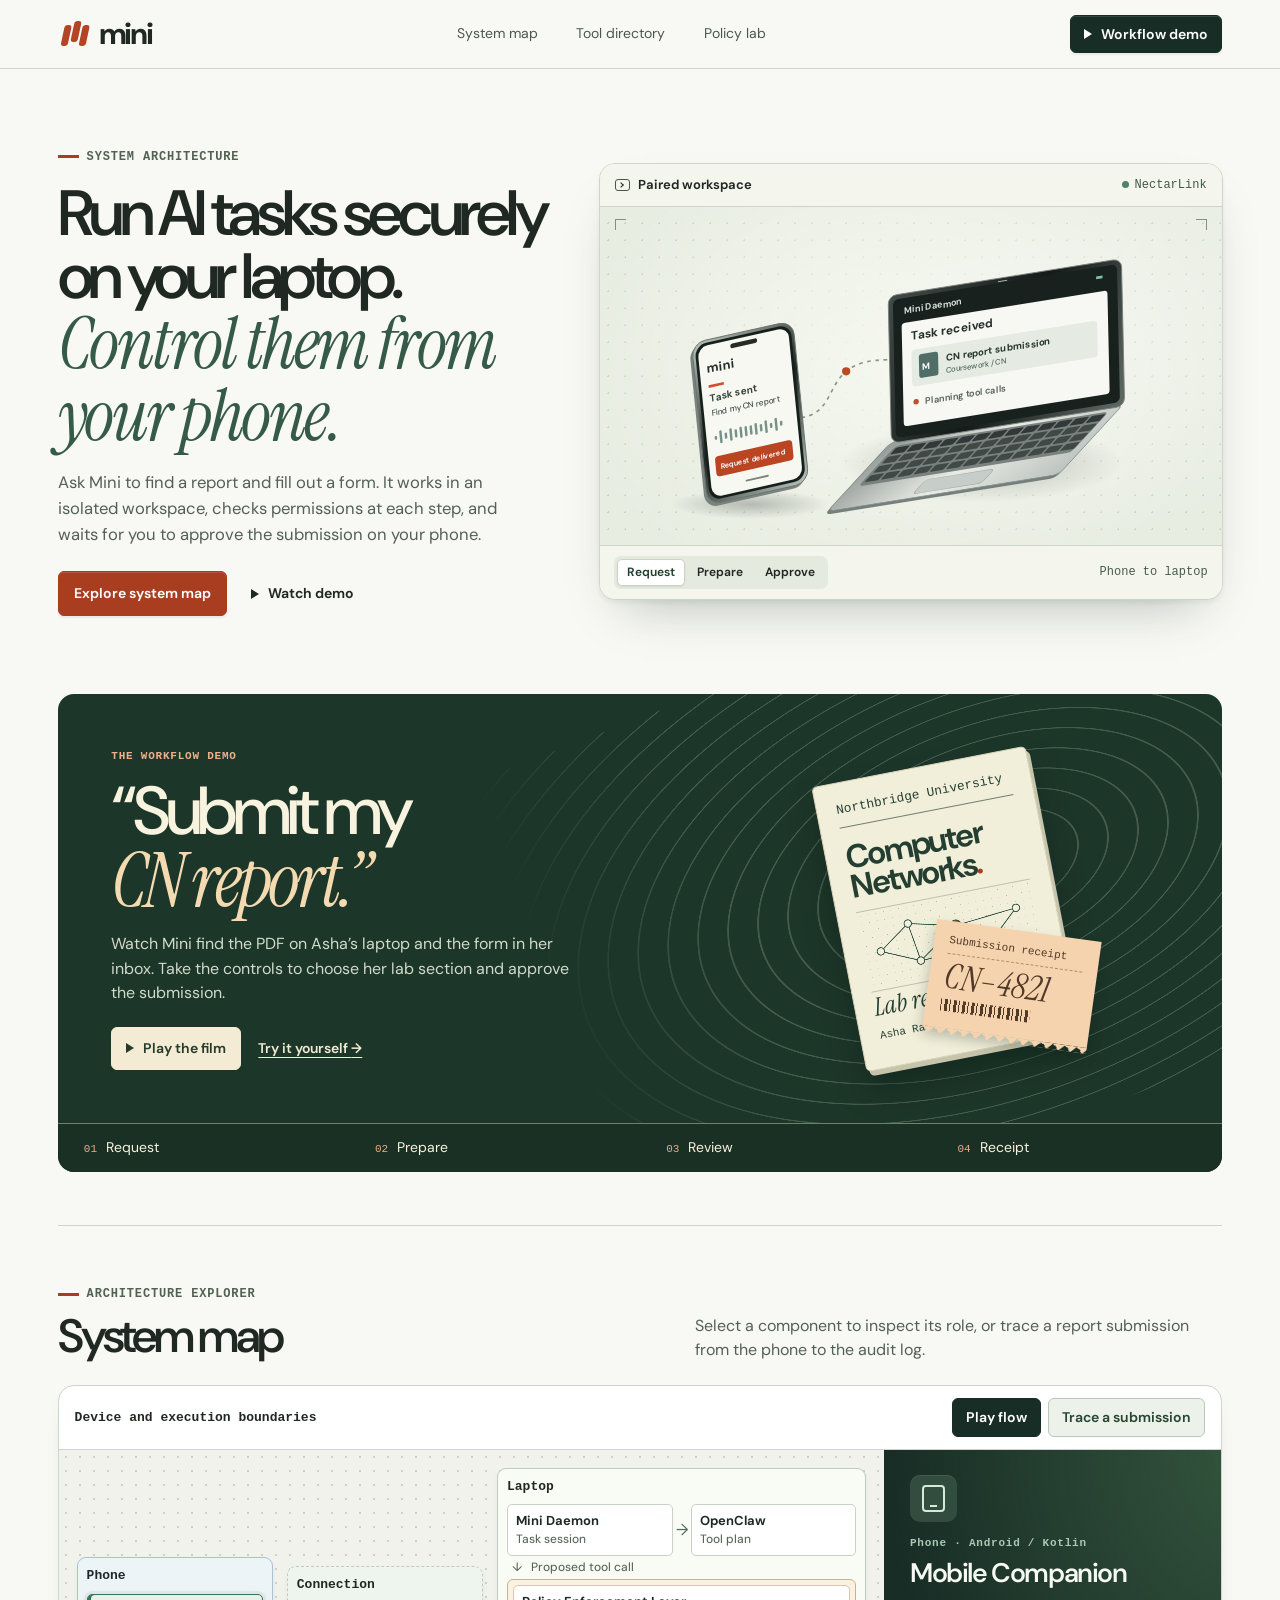
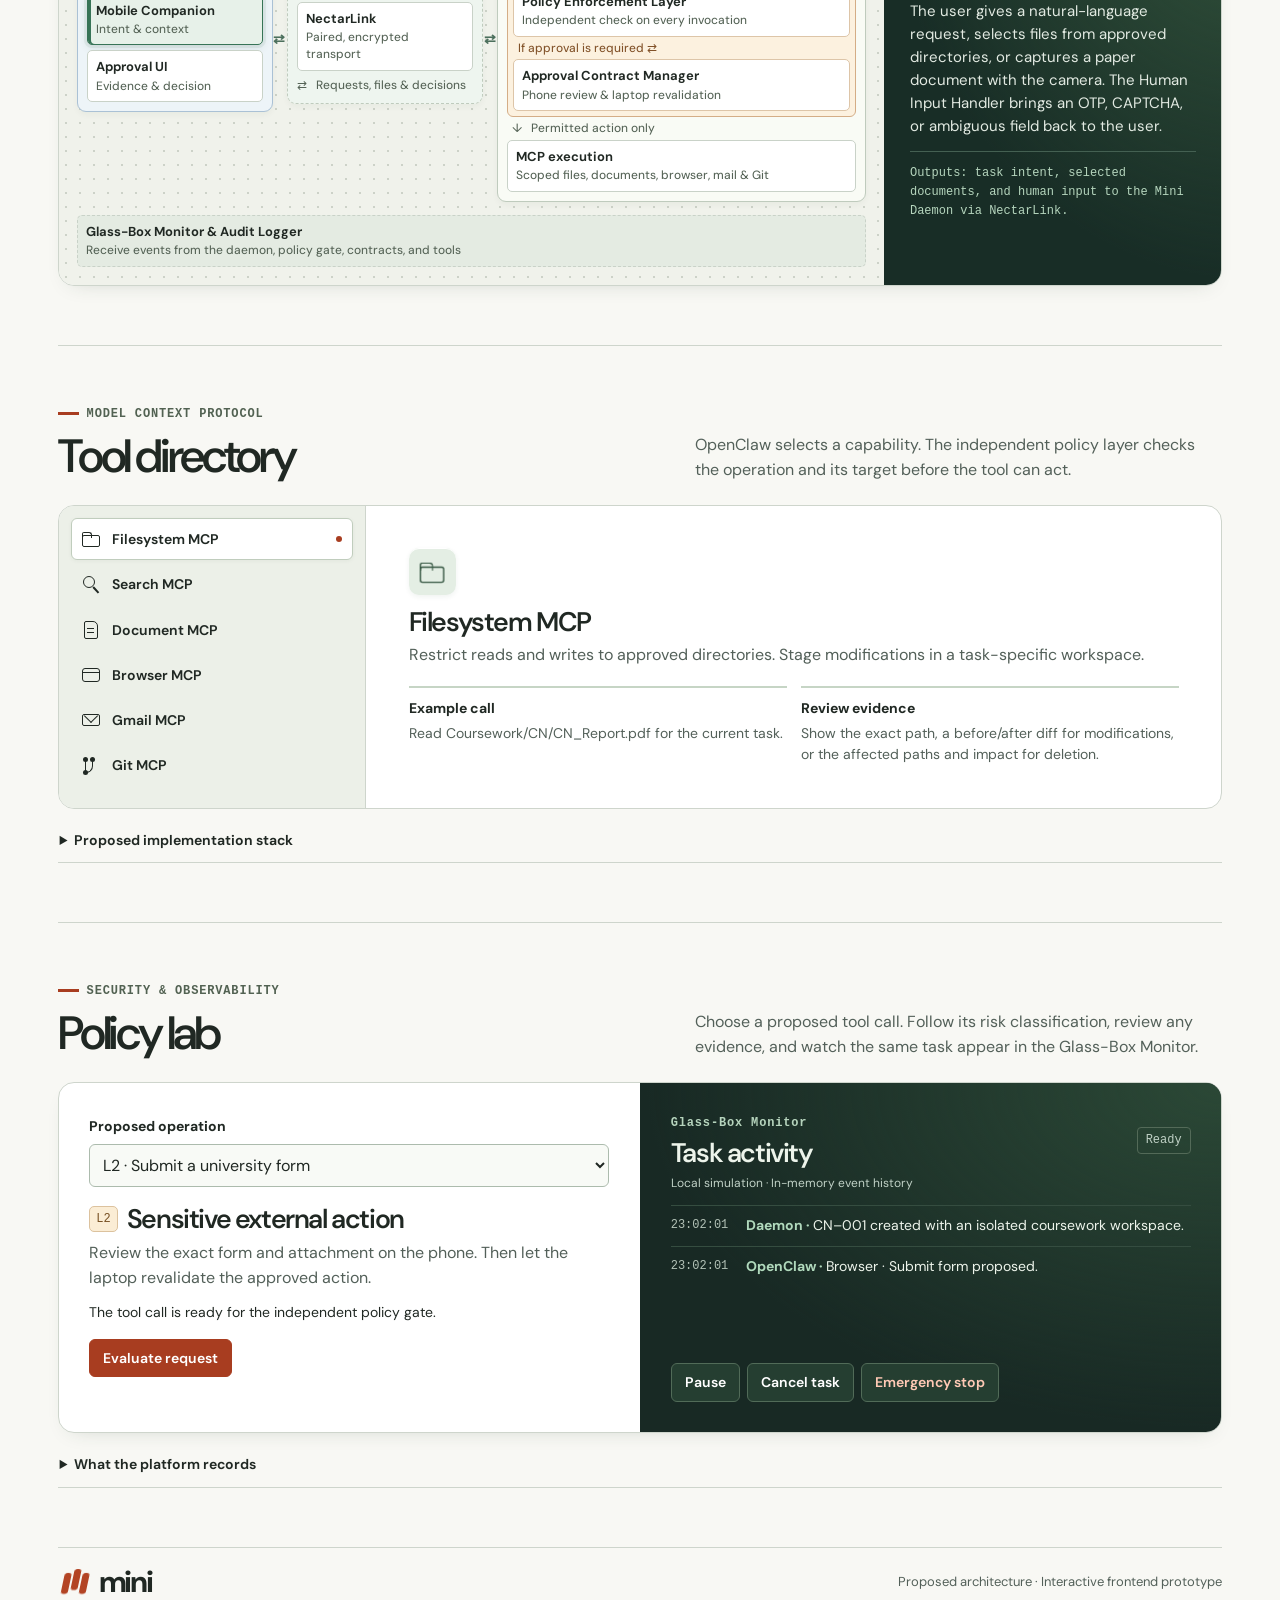
<file: frontend_demo/index.html>
<!doctype html>
<html lang="en">
<head>
  <meta charset="utf-8">
  <meta name="viewport" content="width=device-width, initial-scale=1">
  <meta name="description" content="Control AI tasks on your laptop from your phone. Mini runs each task in an isolated workspace, checks permissions, and asks for approval before sensitive actions.">
  <title>Mini — System architecture</title>
  <link rel="stylesheet" href="identity.css">
  <link rel="stylesheet" href="architecture.css">
  <script defer src="report-print.js"></script>
  <script defer src="devices.js"></script>
  <script defer src="architecture.js"></script>
</head>
<body>
  <a class="skip" href="#system">Skip to system map</a>
  <header class="mast">
    <div class="shell mast-inner">
      <a href="#overview" class="brand" aria-label="Mini overview"><i class="mini-mark" aria-hidden="true"></i>mini</a>
      <nav aria-label="Architecture navigation"><a href="#system">System map</a><a href="#tools">Tool directory</a><a href="#policy">Policy lab</a></nav>
      <a class="nav-film" href="workflow.html"><i class="play-icon" aria-hidden="true"></i> Workflow demo</a>
    </div>
  </header>
  <main id="overview" class="shell">
    <section class="hero">
      <div class="hero-copy">
        <p class="eyebrow"><span></span> System architecture</p>
        <h1>Run AI tasks securely on your laptop.<br><em>Control them from your phone.</em></h1>
        <p class="lead">Ask Mini to find a report and fill out a form. It works in an isolated workspace, checks permissions at each step, and waits for you to approve the submission on your phone.</p>
        <div class="links"><a class="solid" href="#system">Explore system map</a><a class="text-link" href="workflow.html#film"><i class="play-icon" aria-hidden="true"></i> Watch demo</a></div>
      </div>
      <figure class="hero-art">
        <div class="art-header"><span class="tiny-terminal" aria-hidden="true"></span> Paired workspace <span class="art-link"><i></i>NectarLink</span></div>
        <canvas id="devices" width="680" height="370" role="img" aria-label="Phone and laptop exchanging a simulated CN report request over NectarLink.">Paired phone and laptop workflow</canvas>
        <figcaption><div class="art-controls" aria-label="Preview a workflow moment" role="group"><button type="button" data-moment="0" aria-pressed="true">Request</button><button type="button" data-moment="1" aria-pressed="false">Prepare</button><button type="button" data-moment="2" aria-pressed="false">Approve</button></div><span id="moment-status" aria-live="polite">Phone to laptop</span></figcaption>
      </figure>
    </section>
    <section class="feature-demo" id="demo" aria-labelledby="demo-title">
      <div class="feature-copy">
        <p class="kicker">The workflow demo</p>
        <h2 id="demo-title">“Submit my <em>CN report.”</em></h2>
        <p>Watch Mini find the PDF on Asha’s laptop and the form in her inbox. Take the controls to choose her lab section and approve the submission.</p>
        <div class="feature-links"><a class="solid" href="workflow.html#film"><i class="play-icon" aria-hidden="true"></i> Play the film</a><a href="workflow.html#interactive">Try it yourself <span aria-hidden="true">→</span></a></div>
      </div>
      <div class="feature-cover" aria-hidden="true"><cn-report></cn-report><div class="feature-slip"><span>Submission receipt</span><strong>CN–4821</strong><i></i></div></div>
      <ol class="feature-chapters" aria-label="Demo sequence"><li>Request</li><li>Prepare</li><li>Review</li><li>Receipt</li></ol>
    </section>
    <section class="section" id="system" aria-labelledby="map-title">
      <div class="section-head"><div><p class="eyebrow"><span></span> Architecture explorer</p><h2 id="map-title">System map</h2></div>
        <p>Select a component to inspect its role, or trace a report submission from the phone to the audit log.</p></div>
      <div class="system-board">
        <div class="board-top"><strong>Device and execution boundaries</strong><div class="map-actions"><button id="trace-play" type="button" aria-pressed="false">Play flow</button><button id="trace-start" type="button">Trace a submission</button></div></div>
        <div class="board-content"><div class="map-column"><div class="map">
          <div class="region mobile-region"><h3>Phone</h3>
            <button class="component" data-node="phone"><b>Mobile Companion</b><small>Intent &amp; context</small></button>
            <button class="component" data-node="review"><b>Approval UI</b><small>Evidence &amp; decision</small></button>
          </div>
          <div class="region transport-region"><h3>Connection</h3>
            <button class="component" data-node="link"><b>NectarLink</b><small>Paired, encrypted transport</small></button>
            <span class="connection-label">⇄ &nbsp; Requests, files &amp; decisions</span>
          </div>
          <div class="region laptop-region"><h3>Laptop</h3>
            <div class="pair"><button class="component" data-node="daemon"><b>Mini Daemon</b><small>Task session</small></button><span class="edge" aria-hidden="true">→</span><button class="component" data-node="planner"><b>OpenClaw</b><small>Tool plan</small></button></div>
            <div class="connector">↓ &nbsp; Proposed tool call</div>
            <div class="security-zone"><button class="component" data-node="gate"><b>Policy Enforcement Layer</b><small>Independent check on every invocation</small></button><span class="branch-label">If approval is required ⇄</span><button class="component" data-node="contract"><b>Approval Contract Manager</b><small>Phone review &amp; laptop revalidation</small></button></div>
            <div class="connector">↓ &nbsp; Permitted action only</div>
            <button class="component" data-node="execute"><b>MCP execution</b><small>Scoped files, documents, browser, mail &amp; Git</small></button>
          </div>
        </div>
        <button class="observe component" data-node="observe"><b>Glass-Box Monitor &amp; Audit Logger</b><small>Receive events from the daemon, policy gate, contracts, and tools</small></button></div>
        <div class="inspector"><span class="inspect-symbol" aria-hidden="true"></span><div><p id="inspect-label" class="kicker"></p><h3 id="inspect-title" aria-live="polite"></h3></div><div><p id="inspect-text"></p><p class="handoff" id="inspect-route"></p></div>
        <div class="trace-controls" id="trace-controls" hidden><button id="trace-back" type="button">Previous</button><span id="trace-count"></span><button id="trace-next" type="button">Next step</button></div></div></div>
      </div>
    </section>
    <section class="section" id="tools" aria-labelledby="tool-title">
      <div class="section-head"><div><p class="eyebrow"><span></span> Model Context Protocol</p><h2 id="tool-title">Tool directory</h2></div><p>OpenClaw selects a capability. The independent policy layer checks the operation and its target before the tool can act.</p></div>
      <div class="tool-browser"><div class="tool-menu" id="tool-menu" role="group" aria-label="Inspect an MCP server"></div>
        <div class="tool-detail"><div class="tool-emblem" aria-hidden="true"><i class="tool-icon" id="tool-emblem"></i></div><h3 id="tool-name" aria-live="polite"></h3><p id="tool-purpose"></p>
          <dl><div><dt>Example call</dt><dd id="tool-example"></dd></div><div><dt>Review evidence</dt><dd id="tool-evidence"></dd></div></dl>
        </div>
      </div>
      <details class="stack"><summary>Proposed implementation stack</summary><p>Android and Kotlin provide the mobile companion. The proposed laptop daemon uses Python or Node.js, with REST and JSON-RPC for application interfaces. NectarLink handles the paired connection. OpenClaw coordinates MCP servers, including Playwright for browser operations and python-docx or docxtpl for reports. The security design uses scoped roles, encrypted communication, and cryptographic signatures.</p></details>
    </section>
    <section class="section" id="policy" aria-labelledby="policy-title">
      <div class="section-head"><div><p class="eyebrow"><span></span> Security &amp; observability</p><h2 id="policy-title">Policy lab</h2></div><p>Choose a proposed tool call. Follow its risk classification, review any evidence, and watch the same task appear in the Glass-Box Monitor.</p></div>
      <div class="policy-workbench">
        <div class="policy-panel">
          <label for="scenario">Proposed operation</label>
          <select id="scenario">
            <option value="submit">L2 · Submit a university form</option>
            <option value="read">L0 · Read an approved report</option>
            <option value="stage">L1 · Generate a staged document</option>
            <option value="delete">L3 · Delete a report folder</option>
            <option value="deny">Read a protected credential file</option>
          </select>
          <div class="decision-heading"><span class="risk" id="risk"></span><h3 id="case-title"></h3></div>
          <p id="case-description"></p>
          <div id="decision" aria-live="polite"></div>
          <div class="policy-actions" id="policy-actions"></div>
        </div>
        <div class="monitor">
          <div class="monitor-title"><div><p class="kicker">Glass-Box Monitor</p><h3>Task activity</h3></div><span class="monitor-status" id="monitor-status"></span></div>
          <p class="monitor-note">Local simulation · In-memory event history</p>
          <ol id="events" aria-label="Task audit events"></ol>
          <div class="monitor-actions"><button id="hold" type="button">Pause</button><button id="cancel" type="button">Cancel task</button><button id="kill" type="button">Emergency stop</button></div>
        </div>
      </div>
      <details class="stack"><summary>What the platform records</summary><p>The proposed audit logger records task creation, tool invocations, permission decisions, artifact hashes, approvals, rejections, timestamps, and execution outcomes. Task IDs tie the records back to the original request. The monitor exposes the live trace and controls. Tamper-evident audit storage is planned as a future enhancement.</p></details>
    </section>
  </main>
  <footer class="shell"><a class="brand" href="#overview"><i class="mini-mark" aria-hidden="true"></i>mini</a><span>Proposed architecture · Interactive frontend prototype</span></footer>
</body>
</html>
</file>
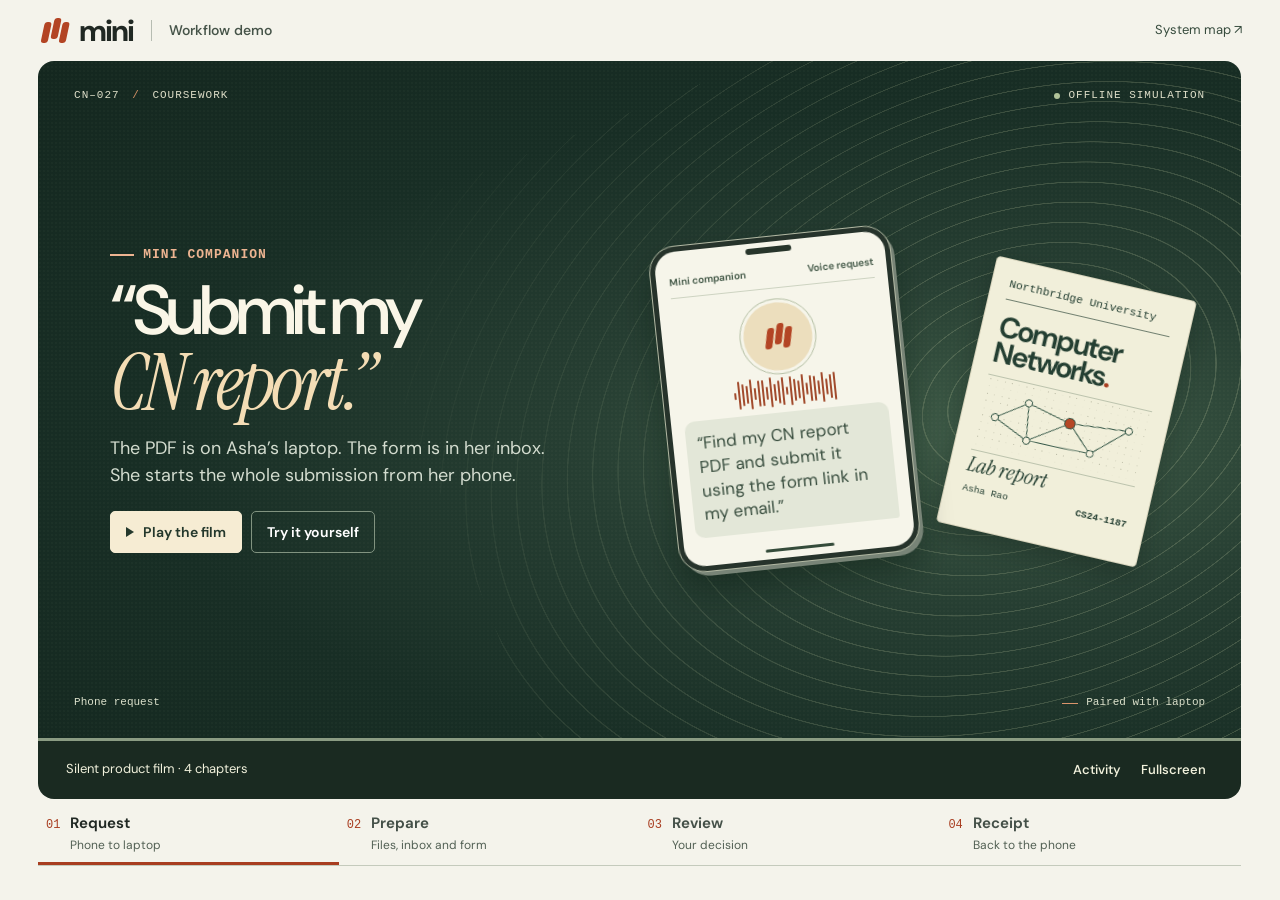
<file: frontend_demo/workflow.html>
<!doctype html>
<html lang="en">
<head>
  <meta charset="utf-8">
  <meta name="viewport" content="width=device-width, initial-scale=1">
  <meta name="description" content="Watch Mini find a CN report, prepare a submission, and ask for final approval.">
  <title>Mini — CN report submission</title>
  <link rel="stylesheet" href="identity.css">
  <link rel="stylesheet" href="studio.css">
  <script defer src="report-print.js"></script>
  <script defer src="demo.js"></script>
</head>
<body>
  <header class="site-header">
    <a class="brand brand-link" href="index.html" aria-label="Mini architecture overview"><i class="mini-mark" aria-hidden="true"></i>mini</a>
    <h1>Workflow demo</h1>
    <a class="back-link" href="index.html#system">System map <span aria-hidden="true">↗</span></a>
  </header>
  <main>
    <section class="workspace" aria-label="CN report submission demo">
      <div class="stage">
        <div class="stage-slate"><span>CN–027 <i>/</i> Coursework</span><span class="offline">Offline simulation</span></div>
        <div class="step-copy">
          <div class="actor" id="actor"></div>
          <h2 id="title" aria-live="polite"></h2>
          <p id="caption"></p>
          <div id="opening-controls" class="opening-controls"></div>
        </div>
        <div class="scene" id="scene"></div>
        <div class="stage-foot"><span id="mode"></span><span id="status"></span></div>
      </div>
      <div class="progress" aria-hidden="true"><div id="progress"></div></div>
      <div class="transport" role="group" aria-label="Playback and presentation controls">
        <div id="controls" class="controls"></div>
        <div class="utilities">
          <label class="pace-control">Speed <select id="pace"><option value="0.75">0.75×</option><option value="1" selected>1×</option><option value="1.5">1.5×</option></select></label>
          <button type="button" data-action="reset">Restart</button>
          <button type="button" data-action="activity">Activity</button>
          <button id="fullscreen" type="button" hidden>Fullscreen</button>
        </div>
      </div>
      <div id="rail" role="group" aria-label="Story chapters"></div>
    </section>
  </main>
  <dialog id="details" aria-labelledby="details-title">
    <div class="dialog-header"><h2 id="details-title"></h2><form method="dialog"><button class="button subtle" value="close">Close</button></form></div>
    <div id="details-content"></div>
  </dialog>
</body>
</html>
</file>
<file: frontend_demo/identity.css>
﻿@font-face {
  font-family: "DM Sans";
  src: url("assets/fonts/dm-sans.ttf") format("truetype");
  font-style: normal;
  font-weight: 100 1000;
  font-display: swap;
}
@font-face {
  font-family: "Instrument Serif";
  src: url("assets/fonts/instrument-serif-italic.ttf") format("truetype");
  font-style: italic;
  font-weight: 400;
  font-display: swap;
}
:root {
  --paper: #f8f8f4;
  --ink: #202823;
  --muted: #536059;
  --line: #ced5cc;
  --accent: #a83d20;
  --forest: #182d26;
  --card-radius: 16px;
  --sans: "DM Sans", "Segoe UI", sans-serif;
  --serif: "Instrument Serif", Georgia, serif;
  --mono: Consolas, "Courier New", monospace;
}
.brand { display: inline-flex; align-items: center; gap: 9px; text-decoration: none; color: var(--ink); font: 750 30px/1 var(--sans); letter-spacing: -.07em; }
.mini-mark { width: 32px; height: 26px; display: inline-block; position: relative; overflow: hidden; transform: skewX(-12deg); }
.mini-mark::before { content: ""; position: absolute; width: 7px; height: 21px; top: 4px; left: 5px; border-radius: 3px; background: #b34424; box-shadow: 9px -4px #b34424,18px 0 #b34424; }
.play-icon { width: 0; height: 0; border-style: solid; border-width: 5px 0 5px 8px; border-color: transparent transparent transparent currentColor; }
cn-report {
  display:block; width:13rem; aspect-ratio: .75; padding:1.5em; border-radius:.4em;
  box-sizing:border-box; color:#243f32; background:#f1efda;
  border:1px solid #d8d4bc; box-shadow:2px 3px 0 #c7c4ae,4px 6px 0 #dedbc7,0 17px 25px #10281f47;
  font: 500 .64rem/1.3 var(--mono); text-align:left;
}
cn-report .print-mast { display:block; padding-bottom:.65em; border-bottom:1px solid #718070; }
cn-report strong { display:block; margin:.45em 0 .32em; font:650 2.55em/.92 var(--sans); letter-spacing:-.068em; }
cn-report strong span { color:var(--accent); }
cn-report canvas { display:block; width:100%; height:auto; border-block:1px solid #bcc3ad; }
cn-report .print-course { display:block; font:italic 400 1.95em/1.25 var(--serif); }
cn-report .print-author { display:flex; justify-content:space-between; margin-top:.5em; font-size:.85em; }
</file>
<file: frontend_demo/architecture.css>
﻿* { box-sizing: border-box; }
html { color-scheme: light; scroll-padding-top: 90px; }
body { margin: 0; color: var(--ink); background: var(--paper); font: 16px/1.52 var(--sans); }
h1,h2,h3,p,figure,dl,dd,ol { margin: 0; }
button,input,select { font: inherit; color: inherit; }
button,select,summary { cursor: pointer; }
button:disabled { cursor: default; opacity: .45; }
a { color: inherit; }
:where(a,button,summary,select,input):focus-visible { outline: 3px solid #157fb6; outline-offset: 3px; }
[hidden] { display: none !important; }
.shell { width: min(calc(100% - clamp(36px,9vw,158px)),1320px); margin-inline:auto; }
.skip { position: fixed; top:-60px; left:12px; z-index:8; padding:8px; background:white; }
.skip:focus { top:8px; }
.mast { position:sticky; top:0; z-index:5; border-bottom:1px solid var(--line); background:#f8f8f4f7; }
.mast-inner,.mast nav,.links,.eyebrow,.nav-film,.art-controls,.board-top,.trace-controls,.monitor-title,.monitor-actions,footer { display:flex; align-items:center; }
.mast-inner { height:68px; gap:24px; }
.mast nav { margin:auto; gap:clamp(16px,3vw,45px); }
.mast nav a { position:relative; font-size:14px; text-decoration:none; padding:10px 0; color:#4a584f; }
.mast nav a[aria-current="location"], .mast nav a:hover { color:var(--ink); }
.mast nav a[aria-current="location"]::after { content:""; position:absolute; inset:auto 0 3px; height:2px; background:var(--accent); }
.solid,.outline,.nav-film,button {
  border:1px solid #c8cfc7; border-radius:6px; background:white; padding:8px 13px;
  text-decoration:none; font:630 14px/1.45 var(--sans);
}
.solid,.outline,.nav-film { display:inline-flex; align-items:center; justify-content:center; gap:9px; }
.nav-film { background:var(--forest); color:white; border-color:var(--forest); }
.solid,.policy-actions .primary { color:white; background:var(--accent); border-color:var(--accent); }
.solid:hover,.policy-actions .primary:hover { background:#813018; }
.outline:hover,button:not(:disabled):hover { background:#f1f3ed; border-color:#93a192; }
.nav-film:hover { background:#314b40; }
.hero { display:grid; grid-template-columns:.88fr 1.12fr; gap:clamp(25px,4vw,75px); align-items:center; padding-block:clamp(38px,5.2vw,84px); }
.hero-copy { padding-block:12px; }
.eyebrow,.kicker,.monitor-status,.handoff,.risk,.board-top strong,.trace-controls span { font-family:var(--mono); }
.eyebrow,.kicker { font-size:12px; letter-spacing:.07em; font-weight:650; color:#526252; }
.eyebrow { text-transform:uppercase; gap:8px; }
.eyebrow > span { width:21px; height:3px; background:var(--accent); }
h1,h2,h3 { line-height:1.09; }
h1 { margin:17px 0 18px; font-weight:560; font-size:clamp(48px,5vw,82px); line-height:.98; letter-spacing:-.071em; }
h1 em { color:#355a47; font:italic 400 1.12em/1 var(--serif); letter-spacing:-.035em; }
.lead { max-width:42ch; font-size:clamp(16px,1.3vw,19px); line-height:1.56; color:var(--muted); }
.links { margin-top:24px; gap:9px; flex-wrap:wrap; }
.links a { padding:11px 15px; }
.hero-art {
  position:relative; overflow:hidden; border:1px solid #cfd6c8; border-radius:var(--card-radius);
  background:radial-gradient(ellipse at 48% 48%,#f4f6eac7,transparent 73%),
    radial-gradient(#adbba780 1px,transparent 1px) 0 0 / 17px 17px,#e8ede2;
}
.hero-art::before,.hero-art::after { content:""; position:absolute; top:15px; height:10px; width:10px; border-top:1px solid #84917e; pointer-events:none; }
.hero-art::before { left:15px; border-left:1px solid #84917e; }
.hero-art::after { right:15px; border-right:1px solid #84917e; }
.hero-art canvas { display:block; width:100%; height:auto; aspect-ratio:680 / 370; }
.hero-art figcaption { display:flex; justify-content:space-between; align-items:center; padding:10px 14px; border-top:1px solid #cdd5c7; background:#f4f6ed; gap:8px; }
.art-controls { gap:2px; background:#e5eadf; padding:3px; border-radius:7px; }
.art-controls button { font-size:12px; padding:4px 9px; border-color:transparent; background:transparent; border-radius:5px; }
.art-controls button[aria-pressed="true"] { color:#203e2e; border-color:#cdd4c7; background:#fff; box-shadow:0 1px 2px #1b30241a; }
#moment-status { font:12px/1.3 var(--mono); color:#495a4e; }
.section { border-top:1px solid var(--line); padding-block:clamp(38px,4.6vw,70px); }
.section-head { display:grid; grid-template-columns:1fr .9fr; align-items:end; gap:clamp(20px,4vw,70px); margin-bottom:23px; }
.section-head h2 { font-size:clamp(37px,3.65vw,58px); letter-spacing:-.065em; font-weight:560; margin-top:8px; }
.section-head > p,.tool-detail > p,#case-description,.stack p { color:var(--muted); }
.system-board,.tool-browser,.policy-workbench { border:1px solid var(--line); border-radius:var(--card-radius); overflow:hidden; background:#fff; }
.board-top { justify-content:space-between; padding:12px 16px; border-bottom:1px solid var(--line); gap:10px; }
.board-top strong { font-size:13px; font-weight:600; }
.board-top button { color:#284733; border-color:#b8c8b9; background:#ecf2e9; }
.board-content { display:grid; grid-template-columns:minmax(0,2.45fr) minmax(250px,1fr); }
.map-column { display:flex; flex-direction:column; justify-content:center; background:radial-gradient(#a3ada076 1px,transparent 1px) 0 0 / 14px 14px,#f0f2eb; min-width:0; padding:18px; }
.map { display:grid; grid-template-columns:minmax(0,.85fr) minmax(0,.85fr) minmax(0,1.6fr); align-items:center; gap:14px; }
.region { min-width:0; position:relative; padding:9px; border-radius:9px; border:1px solid #bfcbbd; background:#f9fbf5; }
.region h3 { font:650 13px/1.4 var(--mono); margin-bottom:8px; }
.mobile-region { border-color:#aac1d5; background:#edf4f8; }
.transport-region { border-style:dashed; background:#eef5ef; }
.mobile-region::after,.transport-region::after { content:"⇄"; position:absolute; right:-15px; top:46%; width:15px; text-align:center; font-size:14px; font-weight:700; color:#4c705d; }
.component { width:100%; text-align:left; border-radius:5px; border-color:#c9d2c8; padding:7px 8px; background:#fff; }
.component b,.component small { display:block; }
.component b { font-size:13px; font-weight:670; line-height:1.32; }
.component small,.connection-label,.branch-label,.connector { color:#556356; font-weight:450; font-size:12px; line-height:1.4; }
.component small { margin-top:2px; }
.component[aria-pressed="true"] { border-color:#377457; background:#e7f1e9; box-shadow:inset 3px 0 #377457; }
.component[aria-pressed="true"]:hover { background:#dfeee4; }
.mobile-region .component + .component { margin-top:5px; }
.connection-label { display:block; margin-top:6px; }
.pair { display:grid; grid-template-columns:1fr auto 1fr; gap:3px; align-items:center; }
.edge { color:#546c5e; }
.connector,.branch-label { display:block; padding:3px 5px; }
.security-zone { padding:5px; border:1px solid #d4ad86; border-radius:6px; background:#fcf1df; }
.security-zone .component { border-color:#ddc5a8; }
.branch-label { color:#815128; }
.observe { margin-top:13px; background:#e4ebe2; border-style:dashed; }
.inspector { display:flex; flex-direction:column; padding:clamp(18px,2vw,32px); gap:13px; background:var(--forest); color:#f7faf3; }
.inspect-symbol,.tool-emblem { display:grid; place-items:center; border-radius:10px; width:47px; height:47px; }
.inspect-symbol { position:relative; background:#324d40; color:#d3ead5; }
.inspect-symbol::before { content:""; border:2px solid currentColor; width:19px; height:23px; border-radius:4px; }
.inspect-symbol::after { content:""; position:absolute; width:7px; height:2px; bottom:15px; background:currentColor; }
.inspector .kicker { color:#a9c9b6; font-size:11px; }
.inspector h3,.tool-detail h3,.policy-panel h3,.monitor h3 { font-size:clamp(23px,2.1vw,32px); font-weight:580; letter-spacing:-.052em; margin:6px 0 0; }
#inspect-text { font-size:15px; color:#e2eae2; line-height:1.53; }
.handoff { margin-top:13px; padding-top:12px; border-top:1px solid #446052; font-size:12px; line-height:1.6; color:#b5d5bd; }
.trace-controls { margin-top:auto; gap:7px; flex-wrap:wrap; }
.trace-controls button { background:#324f41; color:white; border-color:#637c6b; padding:5px 8px; }
.trace-controls button:not(:disabled):hover { background:#486554; }
.trace-controls span { font-size:12px; }
.tool-browser { display:grid; grid-template-columns:minmax(175px,.72fr) 2fr; }
.tool-menu { display:grid; padding:12px; align-content:start; gap:3px; background:#ecf0e8; border-right:1px solid var(--line); }
.tool-menu button { display:flex; align-items:center; gap:12px; text-align:left; padding:10px; border-color:transparent; background:transparent; }
.tool-menu button[aria-pressed="true"] { background:#fff; border-color:#c0cdbd; box-shadow:0 1px 4px #293e2b0d; }
.tool-menu button[aria-pressed="true"]::after { content:""; width:6px; height:6px; border-radius:50%; background:var(--accent); margin-left:auto; }
.tool-detail { padding:clamp(22px,3.3vw,52px); align-self:center; }
.tool-detail h3 { margin:12px 0 7px; }
.tool-emblem { background:#e4eee4; color:#345540; }
.tool-icon { position:relative; display:inline-block; flex-shrink:0; width:18px; height:18px; color:inherit; }
.tool-icon::before,.tool-icon::after { content:""; position:absolute; }
.tool-icon[data-tool="Filesystem"]::before { inset:5px 0 1px; border:1.6px solid; border-radius:2px; }
.tool-icon[data-tool="Filesystem"]::after { top:2px; left:0; width:8px; height:5px; border:1.6px solid; border-bottom:0; border-radius:2px 3px 0 0; }
.tool-icon[data-tool="Search"]::before { width:10px; height:10px; top:1px; left:1px; border:1.6px solid; border-radius:50%; }
.tool-icon[data-tool="Search"]::after { width:8px; height:1.6px; top:14px; left:10px; background:currentColor; transform:rotate(48deg); }
.tool-icon[data-tool="Document"]::before { inset:0 2px; border:1.6px solid; border-radius:2px 5px 2px 2px; }
.tool-icon[data-tool="Document"]::after { left:5px; top:7px; width:7px; height:1.5px; background:currentColor; box-shadow:0 4px currentColor; }
.tool-icon[data-tool="Browser"]::before { inset:2px 0; border:1.6px solid; border-radius:3px; }
.tool-icon[data-tool="Browser"]::after { inset:6px 1px auto; border-top:1.6px solid; }
.tool-icon[data-tool="Gmail"]::before { inset:3px 0; border:1.6px solid; border-radius:2px; }
.tool-icon[data-tool="Gmail"]::after { width:9px; height:9px; top:0; left:4px; border-right:1.6px solid; border-bottom:1.6px solid; transform:rotate(45deg); }
.tool-icon[data-tool="Git"]::before { inset:2px 7px 2px 3px; border-left:1.6px solid; border-right:1.6px solid; border-bottom:1.6px solid; border-radius:0 0 7px 0; }
.tool-icon[data-tool="Git"]::after { left:1px; top:0; width:5px; height:5px; border-radius:50%; background:currentColor; box-shadow:7px 0 currentColor,0 13px currentColor; }
.tool-emblem .tool-icon { transform:scale(1.37); }
.tool-detail dl { display:grid; grid-template-columns:1fr 1fr; gap:14px; margin-top:18px; }
.tool-detail dl > div { border-top:2px solid #c6d5c5; padding-top:10px; }
.tool-detail dt,.policy-panel label { font-size:14px; font-weight:700; }
.tool-detail dd { color:var(--muted); font-size:14px; margin-top:4px; }
.stack { margin-top:10px; border-bottom:1px solid var(--line); padding:11px 2px; }
.stack summary { font-size:14px; font-weight:650; }
.stack p { margin-block:8px; max-width:90ch; }
.policy-workbench { display:grid; grid-template-columns:1fr 1fr; align-items:stretch; }
.policy-panel,.monitor { min-width:0; padding:clamp(17px,2.4vw,35px); }
.policy-panel select,.policy-panel input { display:block; width:100%; background:#f8faf6; border:1px solid #acbbad; border-radius:6px; padding:9px; margin:6px 0 17px; }
.decision-heading { display:flex; align-items:center; margin:0 0 8px; gap:9px; }
.decision-heading h3 { margin:0; }
.risk { border:1px solid #dcc29e; background:#fbedd5; color:#785124; padding:3px 6px; border-radius:5px; font-size:12px; }
#decision { font-size:14px; }
#decision p { margin:12px 0; }
#decision dl { border:1px solid #d5ddcf; background:#f5f7f1; padding:8px 12px; border-radius:6px; }
#decision dl > div { display:grid; grid-template-columns:92px minmax(0,1fr); gap:8px; padding:4px 0; border-bottom:1px solid #e2e7de; }
#decision dl > div:last-child { border:0; }
#decision dt { color:var(--muted); }
#decision dd { overflow-wrap:anywhere; }
.policy-actions,.monitor-actions { display:flex; gap:7px; flex-wrap:wrap; }
.policy-actions { margin-top:16px; }
.monitor { display:flex; flex-direction:column; background:#182924; color:#edf4eb; }
.monitor .kicker { color:#b6d4bd; }
.monitor-title { justify-content:space-between; flex-wrap:wrap; gap:7px; }
.monitor-note,.monitor-status { color:#c0d1c6; font-size:12px; }
.monitor-note { margin:7px 0 0; }
.monitor-status { border:1px solid #536a58; padding:3px 8px; border-radius:4px; }
.monitor-status[data-phase="Completed"] { color:#b6ebc3; border-color:#548461; }
.monitor-status[data-phase="Blocked"],.monitor-status[data-phase="Stopped"] { color:#ffc4ac; border-color:#9d6956; }
#events { list-style:none; min-height:145px; max-height:360px; overflow:auto; padding:0; margin:13px 0; }
#events li { display:grid; grid-template-columns:65px 1fr; gap:10px; border-top:1px solid #354d40; padding:9px 0; font-size:14px; animation:event-in .22s ease-out; }
#events time { color:#b2c1b6; font:12px/1.8 var(--mono); }
#events b { color:#b0d9bc; }
#events li[data-kind="block"] b { color:#ffc8ab; }
@keyframes event-in { from { opacity:0; transform:translateY(4px); } }
.monitor-actions { margin-top:auto; }
.monitor-actions button { background:#253e31; color:white; border-color:#516b58; }
.monitor-actions button:not(:disabled):hover { background:#385341; }
#kill { color:#ffc9b5; }
.feature-demo {
  position:relative; display:grid; grid-template-columns:1.05fr .95fr; isolation:isolate;
  border-radius:var(--card-radius);
  overflow:hidden; color:#f7f3df; background:#1d362a; margin-bottom:clamp(28px,4.2vw,64px);
}
.feature-copy { padding:clamp(26px,4.2vw,62px); align-self:center; z-index:1; }
.feature-copy .kicker { color:#edb18a; text-transform:uppercase; font-size:11px; }
.feature-copy h2 { margin:14px 0; font-weight:500; font-size:clamp(44px,5.3vw,81px); letter-spacing:-.065em; line-height:.96; }
.feature-copy h2 em { display:block; color:#f3dab1; font:italic 400 1.12em/.98 var(--serif); letter-spacing:-.044em; }
.feature-copy > p:not(.kicker) { max-width:43ch; color:#d1dbca; }
.feature-links { display:flex; flex-wrap:wrap; align-items:center; gap:17px; margin-top:22px; }
.feature-links .solid { color:#263b2c; background:#f3ebd4; border-color:#f3ebd4; padding:10px 14px; }
.feature-links .solid:hover { background:white; }
.feature-links a + a { color:#f3ebd4; font-size:14px; font-weight:600; text-underline-offset:4px; }
.feature-cover { position:relative; display:grid; place-items:center; min-height:285px; isolation:isolate; align-self:stretch; }
.feature-cover::before { content:""; position:absolute; inset:-48% -42% -28% -25%; z-index:-1; transform:rotate(-21deg) scaleY(.7); background:repeating-radial-gradient(ellipse,transparent 0 3.8%,#b5c5a844 3.95% 4.1%,transparent 4.2% 4.8%); mask-image:linear-gradient(90deg,transparent,#000 22%); }
.feature-cover cn-report { width:clamp(160px,17vw,225px); font-size:clamp(9px,1vw,13px); transform:rotate(-11deg); box-shadow:3px 5px 0 #c6c4ab,0 20px 30px #0b1c126b; }
.feature-slip { position:absolute; left:47%; top:55%; width:clamp(130px,13vw,178px); transform:rotate(8deg); background:#f4d3ae; color:#513a27; padding:13px 15px 17px; box-shadow:0 8px 13px #14261b44; }
.feature-slip span { display:block; font:11px var(--mono); border-bottom:1px dashed #ad9070; padding-bottom:7px; }
.feature-slip strong { font:italic 400 clamp(25px,2.7vw,40px) var(--serif); }
.feature-slip i { display:block; width:66%; height:12px; background:repeating-linear-gradient(90deg,currentColor 0 1px,transparent 1px 4px,currentColor 4px 7px,transparent 7px 9px); }
.feature-slip::after { content:""; position:absolute; inset:100% 0 auto; height:6px; background:conic-gradient(from -45deg at 50% 100%,#f4d3ae 90deg,transparent 0) 0 0/12px 100%; }
.feature-chapters { grid-column:1/-1; z-index:1; counter-reset:chapter; display:grid; grid-template-columns:repeat(4,1fr); padding:0; border-top:1px solid #6a816a; list-style:none; background:#1b3025; }
.feature-chapters li { display:flex; align-items:baseline; gap:9px; padding:13px 9%; font-size:14px; }
.feature-chapters li::before { counter-increment:chapter; content:counter(chapter,decimal-leading-zero); font:11px var(--mono); color:#e7ac83; }
@media (prefers-reduced-motion:no-preference) {
  .feature-cover cn-report,.feature-slip { transition:transform .65s cubic-bezier(.19,.85,.24,1); }
  .feature-demo:is(:hover,:focus-within) cn-report { transform:translate(-5px,-2px) rotate(-14deg); }
  .feature-demo:is(:hover,:focus-within) .feature-slip { transform:translate(5px,4px) rotate(11deg); }
}
@media (max-width:650px) {
  .feature-demo { grid-template-columns:1fr; }
  .feature-copy { padding-bottom:10px; }
  .feature-cover { min-height:245px; }
  .feature-cover cn-report { width:148px; font-size:9px; }
  .feature-chapters li { padding:10px 0; gap:3px; flex-direction:column; align-items:center; font-size:12px; }
}
footer { border-top:1px solid var(--line); justify-content:space-between; padding-block:19px; gap:12px; font-size:13px; color:var(--muted); }
@media (max-width:1100px) {
  .board-content { grid-template-columns:1fr; }
  .inspector { display:grid; grid-template-columns:minmax(170px,.6fr) 1.45fr; }
  .inspect-symbol { display:none; }
  .trace-controls { grid-column:1/-1; }
  .map { grid-template-columns:1fr .9fr 1.65fr; }
}
@media (max-width:750px) {
  html { scroll-padding-top:105px; }
  .mast-inner { height:auto; min-height:70px; padding-block:8px; flex-wrap:wrap; gap:3px 12px; }
  .mast nav { order:3; width:100%; gap:18px; }
  .mast nav a { padding:4px 0; font-size:13px; }
  .nav-film { margin-left:auto; }
  .hero,.section-head,.policy-workbench { grid-template-columns:1fr; }
  .hero { gap:21px; padding-block:25px 34px; }
  .hero-copy { padding:0; }
  .hero h1 { font-size:clamp(48px,9vw,66px); }
  .section-head { gap:11px; }
  .map { grid-template-columns:1fr 1fr; }
  .laptop-region { grid-column:1/-1; }
  .transport-region::after { content:"↓"; right:50%; top:auto; bottom:-17px; }
  .inspector { grid-template-columns:1fr; }
  .tool-browser { grid-template-columns:1fr; }
  .tool-menu { grid-template-columns:repeat(3,minmax(0,1fr)); border:0; border-bottom:1px solid var(--line); }
  .tool-menu button { gap:6px; padding:8px 5px; font-size:13px; }
}
@media (max-width:465px) {
  .links { gap:6px; }
  .links a { padding:10px 11px; }
  .hero-art figcaption { padding:7px; }
  .art-controls button { padding:4px 6px; }
  #moment-status { font-size:11px; }
  .board-top { padding:9px; }
  .board-top strong { max-width:15ch; }
  .map-column { padding:10px; }
  .tool-menu { grid-template-columns:repeat(2,minmax(0,1fr)); }
  .tool-detail dl { grid-template-columns:1fr; }
  footer { align-items:start; flex-direction:column; }
}
@media (prefers-reduced-motion:reduce) { *,*::before,*::after { animation:none !important; transition:none !important; } }
.contract-meta { padding:8px 0; }
.contract-meta summary { font:600 13px/1.5 var(--sans); color:#36543e; }
.contract-meta[open] summary { margin-bottom:7px; }
.text-link { display:inline-flex; align-items:center; gap:9px; text-decoration:none; color:var(--ink); font-weight:650; font-size:14px; }
.text-link:hover { color:var(--accent); text-decoration:underline; text-underline-offset:4px; }
.art-header { display:flex; align-items:center; gap:8px; padding:11px 15px; border-bottom:1px solid #cdd5c7; background:#f4f6ed; font-weight:650; font-size:13px; }
.tiny-terminal { display:inline-block; width:15px; height:12px; border:1.5px solid #455849; border-radius:3px; position:relative; }
.tiny-terminal::before { content:""; position:absolute; left:3px; top:3px; width:3px; height:3px; border-top:1px solid; border-right:1px solid; transform:rotate(45deg); }
.art-link { margin-left:auto; display:inline-flex; align-items:center; gap:6px; font:12px var(--mono); color:#405943; }
.art-link i { width:7px; height:7px; background:#508361; border-radius:50%; }
.hero-art::before,.hero-art::after { top:55px; }

/* Light, depth, and motion use the same paper, forest, and copper palette. */
.hero { position:relative; }
.hero-copy { animation:hero-copy .65s cubic-bezier(.2,.8,.2,1) both; }
.hero-art {
  box-shadow:0 25px 50px -26px #304a3f64, 0 3px 5px #243d2710, inset 0 1px #fff;
  animation:hero-device .9s .1s cubic-bezier(.2,.8,.2,1) both;
}
@keyframes hero-copy { from { opacity:0; transform:translateY(13px); } }
@keyframes hero-device { from { opacity:0; transform:translate(12px,15px) rotate(1.3deg); } }
.hero-art canvas { background:radial-gradient(ellipse at 65% 37%,#ffffff6e,transparent 70%); }
.art-controls button { transition:background .2s,box-shadow .2s; }
:where(.solid,.nav-film) { box-shadow:0 2px 2px #16322212,inset 0 1px #ffffff20; transition:transform .2s,box-shadow .2s,background .2s; }
:where(.solid,.nav-film):hover { transform:translateY(-2px); box-shadow:0 6px 12px #18382025; }
.entrance { opacity:0; transform:translateY(18px); transition:opacity .6s ease,transform .6s cubic-bezier(.2,.8,.2,1); }
.entrance.arrived { opacity:1; transform:none; }
.system-board { box-shadow:0 8px 22px -14px #283e3140; }
.map-column { position:relative; }
.region { box-shadow:0 3px 6px #1c36230a; }
.component { position:relative; transition:box-shadow .2s,background .2s,border-color .2s; }
.component[aria-pressed="true"] { box-shadow:inset 3px 0 #377457,0 0 0 3px #52836516,0 3px 8px #264b2e1c; }
.component:not([aria-pressed="true"]):hover { box-shadow:0 3px 7px #21432212; }
.inspector { background:radial-gradient(ellipse at 110% 0,#34553d,transparent 70%),var(--forest); }
.inspect-symbol { box-shadow:inset 0 1px #ffffff14; }
.inspect-symbol[data-component="link"]::before { width:23px; height:11px; border-radius:7px; transform:rotate(-32deg); }
.inspect-symbol[data-component="link"]::after { width:22px; height:1px; bottom:22px; transform:rotate(-32deg); }
.inspect-symbol[data-component="gate"]::before,.inspect-symbol[data-component="contract"]::before { border-radius:3px 3px 11px 11px; }
.inspect-symbol[data-component="planner"]::before { border-radius:50%; width:23px; height:23px; }
.inspect-symbol[data-component="planner"]::after { width:7px; height:7px; border-radius:50%; bottom:20px; }
.inspect-symbol[data-component="observe"]::before { width:26px; height:17px; border-radius:3px; }
.inspect-symbol[data-component="observe"]::after { width:12px; bottom:10px; }
.system-board[data-selected="gate"] .security-zone,
.system-board[data-selected="contract"] .security-zone { box-shadow:0 0 0 3px #d2a47625; }
.tool-emblem { box-shadow:inset 0 1px #fff,0 2px 5px #2d533c12; }
.tool-menu button { transition:background .2s,border-color .2s; }
.policy-workbench { box-shadow:0 8px 22px -14px #283e3140; }
.monitor { background:radial-gradient(ellipse at 100% 0,#2b4836,transparent 70%),#182924; }
.monitor-status { transition:background .25s,color .25s,border-color .25s; }
@media (prefers-reduced-motion:reduce) {
  *,*::before,*::after { animation:none !important; transition:none !important; }
  .entrance { opacity:1; transform:none; }
}

.map-actions { display:flex; align-items:center; gap:7px; flex-wrap:wrap; }
#trace-play { color:#fff; background:var(--forest); border-color:var(--forest); }
#trace-play:hover { background:#365442; }
#trace-play[aria-pressed="true"] { background:#385d46; }
.system-board[data-tracing] .component[aria-pressed="true"]::after {
  content:""; position:absolute; inset:-4px; border:1px solid #628d6e;
  border-radius:8px; pointer-events:none; animation:trace-pulse 1.8s ease-out infinite;
}
@keyframes trace-pulse {
  from { opacity:.65; transform:scale(1); }
  to { opacity:0; transform:scale(1.045); }
}
@media (max-width:465px) {
  .board-top { align-items:flex-start; }
  .map-actions { justify-content:flex-end; }
  .map-actions button { font-size:12px; padding:6px 8px; }
}
@media (prefers-reduced-motion:reduce) {
  .system-board[data-tracing] .component[aria-pressed="true"]::after { display:none; }
}
</file>
<file: frontend_demo/studio.css>
:root { --ease:cubic-bezier(.2,.78,.25,1); color-scheme:light; }
* { box-sizing:border-box; }
body { margin:0; color:var(--ink); background:#f4f3eb; font:16px/1.45 var(--sans); }
h1,h2,h3,p,dl,dd { margin:0; }
button,select { font:inherit; color:inherit; cursor:pointer; }
:where(a,button,select):focus-visible { outline:3px solid #3b98cb; outline-offset:3px; }
[hidden] { display:none !important; }
.site-header,main { width:min(94%,1240px,max(760px, calc((100svh - 212px) * 1.778))); margin-inline:auto; }
.site-header { display:flex; align-items:center; gap:18px; height:61px; }
.site-header h1 { padding-left:17px; border-left:1px solid #b6bcb2; color:#455348; font-size:14px; font-weight:550; }
.back-link { margin-left:auto; color:#364b3d; font-size:13px; text-decoration:none; }
.back-link:hover { text-decoration:underline; }
main { margin-bottom:26px; }
.workspace { container-type:inline-size; }
.stage {
  border-radius:var(--card-radius) var(--card-radius) 0 0;
  position:relative; isolation:isolate; display:grid; align-items:center; grid-template-columns:minmax(0,.92fr) minmax(0,1.08fr);
  gap:4%; aspect-ratio:16/9; overflow:hidden; padding:55px 6%; color:#faf6e7;
  background:radial-gradient(ellipse at 78% 56%,#3e5b47 0%,#263e32 31%,#182e25 63%,#14271f 100%);
}
.stage::before {
  content:""; position:absolute; pointer-events:none; z-index:-1; width:95%; aspect-ratio:1; right:-29%; top:50%;
  transform:translateY(-50%) rotate(-22deg) scaleY(.72);
  background:repeating-radial-gradient(ellipse at center,transparent 0 2.45%,#c6cfa435 2.5% 2.62%,transparent 2.68% 3.25%);
  mask-image:linear-gradient(115deg,transparent 3%,#000 44%,#000 85%,transparent);
}
.stage::after { content:""; z-index:-1; pointer-events:none; position:absolute; inset:0; background:radial-gradient(#efe6bc30 .6px,transparent .8px) 0 0/4px 4px; opacity:.28; }
.stage-slate,.stage-foot { position:absolute; left:3%; right:3%; display:flex; justify-content:space-between; align-items:center; gap:12px; font:11px/1.4 var(--mono); }
.stage-slate { top:4%; text-transform:uppercase; letter-spacing:.09em; color:#dfdfc9; }
.stage-slate i { font-style:normal; color:#d39065; margin:0 5px; }
.offline,.stage-foot #status { display:flex; align-items:center; gap:8px; }
.offline::before { content:""; width:6px; height:6px; border-radius:50%; background:#b1c399; }
.stage-foot { bottom:4%; color:#dbe0cb; }
.stage-foot #status::before { content:""; width:16px; height:1px; background:#da946b; }
.step-copy,.scene { min-width:0; }
.step-copy { position:relative; z-index:2; }
.actor { display:flex; align-items:center; gap:9px; color:#edb491; font:600 clamp(10px,1.1cqw,13px)/1.4 var(--mono); letter-spacing:.08em; text-transform:uppercase; }
.actor::before { content:""; width:24px; height:2px; background:currentColor; }
.step-copy h2 { margin:12px 0 14px; font-size:clamp(36px,5.8cqw,76px); letter-spacing:-.066em; font-weight:530; line-height:.99; text-wrap:balance; }
.step-copy h2 em { display:block; color:#f4ddb5; font:italic 400 1.12em/.97 var(--serif); letter-spacing:-.045em; }
.step-copy p { max-width:38ch; font-size:clamp(14px,1.52cqw,18px); line-height:1.52; color:#d3dccf; }
.opening-controls { display:flex; align-items:center; flex-wrap:wrap; gap:9px; margin-top:22px; }
.opening-controls:empty { display:none; }
.button { padding:7px 11px; min-height:35px; border:1px solid #bec9be; border-radius:5px; font-weight:630; font-size:14px; line-height:1.32; }
.subtle { background:#fff; color:var(--ink); }
.subtle:hover { background:#e9eee5; }
.primary { color:white; border-color:var(--accent); background:var(--accent); }
.primary:hover { background:#8a351e; }
.opening-controls .button { display:flex; align-items:center; gap:9px; min-height:42px; padding-inline:15px; }
.opening-controls .primary { background:#f6ecd3; border-color:#f6ecd3; color:#24382c; }
.opening-controls .primary:hover { background:white; }
.opening-controls .primary::before { content:""; border-block:5px solid transparent; border-left:8px solid currentColor; }
.opening-controls .subtle { background:transparent; border-color:#819380; color:white; }
.opening-controls .subtle:hover { background:#ffffff13; }
.scene { position:relative; perspective:1150px; width:100%; margin:auto; color:var(--ink); }
.scene > * { animation:arrive .6s var(--ease) both; }
@keyframes arrive { from { opacity:0; transform:translateY(13px) scale(.985); } }
.eyebrow,.receipt-code,.app-url { font:600 11px/1.45 var(--mono); letter-spacing:.08em; }
.progress { height:3px; background:#8b9c83; }
.progress div { width:0; height:100%; background:#e9a475; }
.transport { min-height:58px; display:flex; align-items:center; justify-content:space-between; gap:12px; padding:8px 2.3%; color:#f1f1dc; background:#1a2a21; border-radius:0 0 var(--card-radius) var(--card-radius); }
.controls,.utilities,.pace-control { display:flex; align-items:center; flex-wrap:wrap; gap:6px; }
.controls { font-size:13px; }
.transport button,.transport select { color:inherit; background:transparent; border:1px solid transparent; border-radius:3px; padding:5px 7px; font:550 13px/1.4 var(--sans); min-height:32px; }
.transport button:hover,.transport select:hover { background:#344a3a; }
.controls button { border-color:#647664; }
.controls button[data-action="next"]::after { content:" →"; }
.utilities { gap:4px; }
.pace-control { color:#d4decb; font-size:12px; gap:0; }
.transport select { padding-inline:3px; }
.transport option { color:#203628; background:var(--paper); }
[data-mode="ready"] .pace-control,[data-mode="ready"] [data-action="reset"] { display:none; }
#rail { display:grid; grid-template-columns:repeat(4,minmax(0,1fr)); }
#rail button { display:flex; text-align:left; align-items:baseline; gap:10px; min-width:0; padding:14px 8px 11px; border:0; border-bottom:1px solid #c4cabc; color:#445048; background:transparent; }
#rail button[aria-current="step"] { box-shadow:inset 0 -3px var(--accent); color:var(--ink); }
#rail button:hover { background:#e9ece1; }
.chapter-no { color:var(--accent); font:12px var(--mono); }
#rail strong,#rail small { display:block; }
#rail strong { font-size:15px; font-weight:650; }
#rail small { font-size:12px; color:#526054; margin-top:2px; }
.dialog-header { display:flex; align-items:center; justify-content:space-between; gap:10px; }

.phone {
  position: relative;
  width: min(100%,320px);
  margin: auto;
  padding: 17px 14px 14px;
  color: var(--ink);
  background: #fdfdf9;
  border: 6px solid #2e3430;
  outline: 1px solid #949f95;
  border-radius: 26px;
  box-shadow: 0 24px 65px #05051b8c,0 0 75px #8f75ff30;
}
.phone::before { content: ""; position: absolute; left: 50%; top: 5px; width: 46px; height: 6px; margin-left: -23px; border-radius: 9px; background: #22233d; }
.phone-head, .app-bar { display: flex; align-items: center; justify-content: space-between; gap: 7px; font-size: 12px; font-weight: 650; }
.phone-head { color: #535475; border-bottom: 1px solid #e4e3ef; padding-bottom: 7px; margin-bottom: 9px; }
.phone h3 { font-size: 20px; line-height: 1.14; letter-spacing: -.035em; margin-bottom: 7px; }
.phone p { font-size: 14px; line-height: 1.43; }
.bubble { background: #e5eee3; padding: 11px; border-radius: 12px 12px 3px 12px; }
.phone-actions { display: flex; flex-wrap: wrap; gap: 6px; margin-top: 10px; }
.wave { display: flex; align-items: center; gap: 4px; height: 32px; padding-left: 3px; margin-bottom: 5px; }
.wave i { width: 3px; height: var(--h); border-radius: 6px; background: #719b7d; animation: wave .8s ease-in-out alternate 5; animation-delay: var(--delay); }
@keyframes wave { from { transform: scaleY(.37); } to { transform: scaleY(1); } }
.scene > .return-phone { animation: phone-return .65s var(--ease) both; }
@keyframes phone-return { from { transform: translate(30px,22px) rotate(5deg) scale(.9); opacity: 0; } }
.laptop { position: relative; padding-bottom: 12px; width: min(100%,630px); margin-inline: auto; }
.laptop-screen { transform-origin: center bottom; background: #27322e; border: 1px solid #9da79f; border-radius: 17px 17px 7px 7px; position: relative; padding: 11px 7px 7px; box-shadow: 0 20px 55px #05051e8c; }
.laptop-screen::before { position: absolute; content: ""; width: 4px; height: 4px; border-radius: 50%; background: #aeb7af; top: 3px; left: calc(50% - 2px); }
.laptop-base { position: absolute; bottom: 2px; left: -1.5%; width: 103%; height: 10px; background: linear-gradient(#b4bcb4,#606d64); border-radius: 2px 2px 15px 15px; box-shadow: 0 10px 27px #0a092dcc; }
.app { overflow: hidden; border-radius: 8px; background: #fff; color: var(--ink); }
.app-bar { min-height: 35px; padding: 6px 13px; background: #e9ede6; border-bottom: 1px solid var(--line); }
.app-url { color: #4b4b6f; letter-spacing: 0; overflow-wrap: anywhere; text-align: right; }
.app-body { padding: 12px clamp(11px,2vw,23px); }
.app-body h3 { font-size: 21px; line-height: 1.1; letter-spacing: -.035em; margin-bottom: 8px; }
.app-body p { font-size: 13px; line-height: 1.45; }
.handoff { display: grid; place-items: center; min-height: 310px; }
.handoff > * { grid-area: 1 / 1; }
.handoff .phone { z-index: 2; animation: phone-away 1.18s .2s var(--ease) both; }
@keyframes phone-away { 0% { transform: none; opacity: 1; } 100% { transform: translate(-125px,-72px) scale(.55) rotate(-13deg); opacity: 0; visibility: hidden; } }
.signal { position: relative; width: min(70%,370px); height: 2px; background: #bbb0ff; box-shadow: 0 0 18px #b6a7ff; animation: beam 1.85s .68s both; }
.signal i { position: absolute; inset: -4px auto auto 0; height: 10px; width: 10px; border-radius: 50%; background: white; box-shadow: 0 0 20px 4px #b9a9ff; animation: pulse-travel .9s .83s var(--ease) both; }
@keyframes beam { 0%,100% { opacity: 0; transform: scaleX(.1); } 20%,77% { opacity: 1; transform: scaleX(1); } }
@keyframes pulse-travel { to { left: 100%; } }
.handoff .laptop { animation: arrive .6s 1.5s var(--ease) both; }
.handoff .laptop-screen { animation: lid .94s 1.46s var(--ease) both; }
@keyframes lid { from { transform: rotateX(-83deg); opacity: .35; } to { transform: none; opacity: 1; } }
.boot { padding: 21px 10px; }
.boot p + p { margin-top: 5px; }
.boot strong { color: #3e604c; }
.search { background: #eef1e9; border: 1px solid #d2dbcc; border-radius: 7px; padding: 6px 9px; margin-bottom: 8px; font-size: 13px; color: #465c49; }
.file-row, .mail-row, .attachment { display: flex; align-items: center; gap: 9px; background: #f1f4ed; border: 1px solid #d6ddce; padding: 8px; border-radius: 8px; font-size: 13px; }
.file-row > div, .mail-row > div { flex: 1; min-width: 0; }
.file-row strong, .mail-row strong, .file-row small, .mail-row small { display: block; overflow-wrap: anywhere; }
.file-row small, .mail-row small { color: #535572; margin-top: 2px; }
.file-icon { flex: 0 0 auto; background: #f8e9dd; color: #8d4124; padding: 6px; border-radius: 5px; font: 650 11px Consolas,monospace; }
.ghost-row { padding: 7px 3px 0; color: #5f637a; font-size: 12px; }
.inspect-row { display: flex; gap: 8px; flex-wrap: wrap; margin-top: 9px; }
.reveal { animation: arrive .43s var(--ease) both; animation-delay: calc(var(--i,0) * 145ms); }
.field-set { display: grid; grid-template-columns: 1fr 1fr; gap: 7px; margin: 8px 0; }
.field { font-size: 12px; min-width: 0; }
.field dt { font-weight: 650; margin-bottom: 2px; }
.field dd { min-height: 28px; padding: 5px 7px; border: 1px solid #dce0eb; border-radius: 6px; background: #f6f8f2; overflow-wrap: anywhere; }
.field.empty dd { color: #884113; background: #fff5e8; border-color: #ecd2b6; }
.attachment { position: relative; overflow: hidden; }
.attachment.uploading { animation: file-drop .65s .2s var(--ease) both; }
.attachment.uploading::after { content: ""; position: absolute; bottom: 0; height: 3px; inset-inline: 0; background: #547e60; transform-origin: left; animation: upload 1.45s .75s var(--ease) both; }
@keyframes file-drop { from { opacity: 0; transform: translateY(-12px) scale(.97); } }
@keyframes upload { from { transform: scaleX(0); } to { transform: scaleX(1); } }
.submit-track { height: 6px; background: #e2eadf; border-radius: 5px; margin-top: 12px; overflow: hidden; }
.submit-track i { display: block; width: 100%; height: 100%; background: #547e60; transform-origin: left; animation: upload 2.1s var(--ease) both; }
.attachment .matched { margin-left: auto; color: #23684b; font-weight: 650; font-size: 12px; }
.choice { width: 100%; display: flex; text-align: left; justify-content: space-between; gap: 6px; margin-top: 6px; }
.phone .details-list { margin: 5px 0; font-size: 13px; }
.details-list > div { display: grid; grid-template-columns: 76px minmax(0,1fr); gap: 6px; padding: 3px 0; border-bottom: 1px solid #e8e7f0; }
.details-list dt { color: var(--muted); }
.details-list dd { font-weight: 650; overflow-wrap: anywhere; }
.checks { list-style: none; padding: 0; margin: 0; }
.checks li { padding: 7px 0; border-bottom: 1px solid #e5e3f0; font-size: 13px; }
.checks li::before { content: "✓"; color: #186947; font-weight: 750; margin-right: 8px; }
.stamp { width: fit-content; padding: 4px 7px; color: #155b42; background: #dff4e8; border-radius: 5px; font-size: 12px; font-weight: 650; margin-bottom: 8px; }
.stamp.waiting { color: #7d421b; background: #fff0dd; }
.receipt { color: #154730; width: 38px; height: 38px; border-radius: 50%; background: #c7f2df; display: grid; place-items: center; font-size: 25px; margin-bottom: 7px; animation: stamp .52s .22s var(--ease) both; }
@keyframes stamp { from { transform: scale(.2); opacity: 0; } }
.receipt-code { margin-top: 7px; color: #365e47; }
dialog { width: min(620px,calc(100vw - 24px)); max-height: 85vh; border: 1px solid #cbd1e1; border-radius: 15px; padding: 15px 19px; color: var(--ink); }
dialog::backdrop { background: #111129a8; }
.dialog-header { border-bottom: 1px solid var(--line); padding-bottom: 8px; margin-bottom: 10px; }
.dialog-header h2 { font-size: 21px; }
#details-content p + p { margin-top: 8px; }
.audit-list { margin: 0; padding-left: 23px; font-size: 14px; }
.audit-list li { margin-bottom: 7px; }
.device-shot { position: relative; }
.floating-file {
  position: relative;
  z-index: 1;
  width: fit-content;
  max-width: 100%;
  margin: -7px auto 0;
  display: flex;
  align-items: center;
  gap: 8px;
  border: 1px solid #cad6f0;
  border-radius: 10px;
  padding: 8px 12px;
  background: #fff;
  box-shadow: 0 12px 35px #4e6baf42;
  color: #1d2847;
  font-size: 13px;
  animation: float-file .7s .72s var(--ease) both;
}
.floating-file small { display: block; color: var(--muted); }
@keyframes float-file {
  from { transform: translateY(-84px) rotate(-5deg) scale(.79); opacity: 0; }
  to { transform: translateY(0) rotate(0) scale(1); opacity: 1; }
}
.file-flight {
  position: absolute;
  right: 8%;
  bottom: 16%;
  margin: 0;
  animation: fly-file 1.12s var(--ease) both;
  pointer-events: none;
}
@keyframes fly-file {
  0% { transform: translate(50px,-110px) rotate(12deg); opacity: 0; }
  23%,65% { opacity: 1; }
  100% { transform: translate(-27px,14px) rotate(0) scale(.72); opacity: 0; visibility: hidden; }
}
.email-link { display: flex; flex-wrap: wrap; align-items: center; gap: 7px; padding: 8px 0 0; font-size: 12px; }
.email-link > span { color: #385844; overflow-wrap: anywhere; }
.email-link > .button { margin-left: auto; }
[data-scene="upload-pdf"] .attachment.uploading { animation-delay: .78s; }
[data-scene="upload-pdf"] .attachment.uploading::after { animation-delay: 1.17s; }
[data-responding="b2"] [data-action="b2"], [data-responding="approve"] [data-action="approve"] {
  background: var(--accent);
  color: white;
  border-color: var(--accent);
  animation: response .66s var(--ease) both;
}
@keyframes response {
  0% { transform: scale(1); box-shadow: 0 0 0 0 #64856d99; }
  30% { transform: scale(.96); }
  100% { transform: scale(1); box-shadow: 0 0 0 11px #64856d00; }
}

.phone { width:min(100%,300px); background:#f6f5ea; border:5px solid #26332b; outline-color:#b2b8a3; box-shadow:4px 5px 0 #788477,0 19px 32px #07180e6b; padding:24px 15px 20px; }
.phone::before { background:#27352b; }
.phone-head { color:#465b4a; border-color:#cdd3c1; font-size:11px; }
.phone p { color:#384d3e; }
.phone .bubble { background:#e3e7d8; border-radius:10px 10px 3px 10px; }
.opening-shot { display:grid; place-items:center; position:relative; isolation:isolate; padding-block:14px; }
.opening-shot cn-report { position:absolute; width:clamp(143px,17cqw,206px); font-size:clamp(8px,.95cqw,12px); top:15%; right:0; transform:rotate(13deg); box-shadow:0 12px 24px #101e1750; animation:unfold-sheet .95s var(--ease) both; }
@keyframes unfold-sheet { from { opacity:0; transform:translate(-30%,9%) rotate(-4deg); } }
.phone.opening-phone { width:clamp(176px,20cqw,245px); border-radius:26px; padding:24px 13px 28px; }
.opening-shot .opening-phone { margin-left:8%; transform:rotate(-6deg); animation:lift-phone .85s var(--ease) both; }
@keyframes lift-phone { from { opacity:0; transform:translate(25%,10%) rotate(3deg); } }
.opening-phone::after { position:absolute; content:""; bottom:7px; left:35%; width:30%; height:3px; background:#344b3a; border-radius:50px; }
.opening-phone .phone-head { font-size:10px; }
.voice-disc { display:grid; place-items:center; width:clamp(40px,5.7cqw,70px); aspect-ratio:1; margin:14px auto 7px; border-radius:50%; background:#ecdebd; outline:1px solid #b5c0a5; outline-offset:3px; }
.wave { justify-content:center; gap:2px; margin:7px 0; height:28px; }
.wave i { width:2px; background:#a24b2d; }
.opening-phone .bubble { font-size:clamp(13px,1.42cqw,17px); line-height:1.4; }
[data-mode="film"][data-scene="request"] .bubble { animation:transcript .9s .25s var(--ease) both; }
@keyframes transcript { from { clip-path:inset(0 0 100%); } }
.handoff .phone { margin:auto; }
.app-bar { background:#dfe6d8; }
.app-url,.file-row small,.mail-row small,.ghost-row { color:#536454; }
.laptop-screen { box-shadow:0 15px 26px #07160b55; }
.laptop-base { box-shadow:0 9px 14px #091d105e; }
.signal,.signal i { background:#ebaa7b; box-shadow:0 0 14px #d8a674; }
.floating-file { color:#293e30; border-color:#bdc6b7; box-shadow:0 10px 25px #182a1c45; }
.floating-file cn-report { width:32px; padding:3px; font-size:2px; transform:rotate(-5deg); }
.file-flight cn-report { width:88px; padding:7px; font-size:5px; }
.search strong { display:inline-block; animation:type-query .75s steps(15,end) both; }
@keyframes type-query { from { clip-path:inset(0 100% 0 0); } }
.email-link { border-top:1px solid #b8c9b4; margin-top:8px; }
.email-link strong { color:#37563c; }
.receipt-slot { overflow:hidden; border-top:4px solid #415545; margin:18px 3px 5px; }
.receipt-paper { color:#2d4332; background:#f6f1dd; }
.receipt-paper { padding:15px 12px 20px; text-align:center; border-inline:1px solid #dcd7bf; animation:print-receipt 1s var(--ease) both; mask:linear-gradient(#000 0 0) top / 100% calc(100% - 5px) no-repeat,conic-gradient(from -45deg at 50% 100%,#000 90deg,transparent 0) bottom / 10px 6px repeat-x; }
.receipt-paper .receipt { margin:0 auto 9px; }
.receipt-code { border-top:1px dashed #99a28d; padding-top:7px; }
@keyframes print-receipt { from { transform:translateY(-98%); } }
.brand-end { display:grid; justify-items:center; gap:10px; color:#f5edd0; font:700 clamp(58px,9cqw,110px)/1 var(--sans); letter-spacing:-.08em; }
.brand-end .mini-mark { transform:skewX(-12deg) scale(1.5); margin:7px; }
.brand-end .mini-mark::before { background:#eea67a; box-shadow:9px -4px #eea67a,18px 0 #eea67a; }
.end-proof { color:#d4dfc9; font:13px var(--mono); letter-spacing:0; }
[data-scene="receipt"] .step-copy h2,[data-scene="mini"] .step-copy h2 { font:italic 400 clamp(44px,6.2cqw,80px)/1 var(--serif); letter-spacing:-.04em; }
[data-paused="true"] .stage *,[data-paused="true"] .stage *::after { animation-play-state:paused; }
/* Fresh shots stay readable when the presenter steps through a paused film. */
[data-still] .scene *,[data-still] .scene *::after { animation:none !important; }
[data-still] .handoff .phone,[data-still] .signal,[data-still] .file-flight { visibility:hidden; }
dialog { background:#f8f7ef; box-shadow:0 17px 60px #0b1e2440; padding:20px; }
dialog::backdrop { background:#101e18a6; }
.audit-list { margin-top:14px; }
.document-preview { display:grid; grid-template-columns:minmax(100px,.7fr) 1fr; align-items:center; gap:18px; }
.document-preview cn-report { width:100%; font-size:clamp(8px,2vw,13px); }
@container (min-width:641px) and (max-width:875px) {
  .stage { padding:37px 3.5%; gap:3%; grid-template-columns:minmax(0,.78fr) minmax(0,1.22fr); }
  .app-body { padding:10px 12px; }
  .scene .email-link { gap:4px; }
  .stage-slate,.stage-foot { font-size:10px; }
}
@media (max-width:750px) {
  .site-header,main { width:min(95%,640px); }
  .stage { aspect-ratio:auto; grid-template-columns:1fr; grid-template-rows:auto minmax(255px,1fr); gap:22px; padding:53px 6% 50px; min-height:560px; }
  .stage-slate,.stage-foot { left:6%; right:6%; }
  .stage-slate { top:17px; font-size:10px; }
  .stage-foot { bottom:15px; font-size:10px; }
  .stage::before { width:160%; top:66%; right:-65%; }
  .step-copy h2 { margin-block:8px; font-size:clamp(35px,7vw,47px); }
  .step-copy h2 em { display:inline; }
  .step-copy p { max-width:48ch; font-size:14px; }
  .opening-controls { margin-top:13px; }
  .opening-shot { max-width:350px; margin:auto; }
  .phone.opening-phone { width:176px; }
  .opening-shot .opening-phone { margin-left:12%; }
  .opening-shot cn-report { width:146px; right:7%; font-size:8px; }
  .handoff { min-height:250px; }
  .transport { flex-wrap:wrap; padding:8px 3%; gap:3px 10px; }
  .utilities { margin-left:auto; }
  #rail button { display:block; padding:10px 4px; }
  #rail strong { font-size:14px; }
  #rail small { display:none; }
}
@media (max-width:410px) {
  .site-header { gap:11px; } .site-header h1 { padding-left:10px; }
  .file-row,.mail-row { flex-wrap:wrap; }
  .utilities { gap:0; } .transport button { padding-inline:5px; }
}
@media (prefers-reduced-motion:reduce) {
  *,*::before,*::after { animation:none !important; transition:none !important; }
  .handoff .phone,.signal,.file-flight { display:none; }
}
</file>
